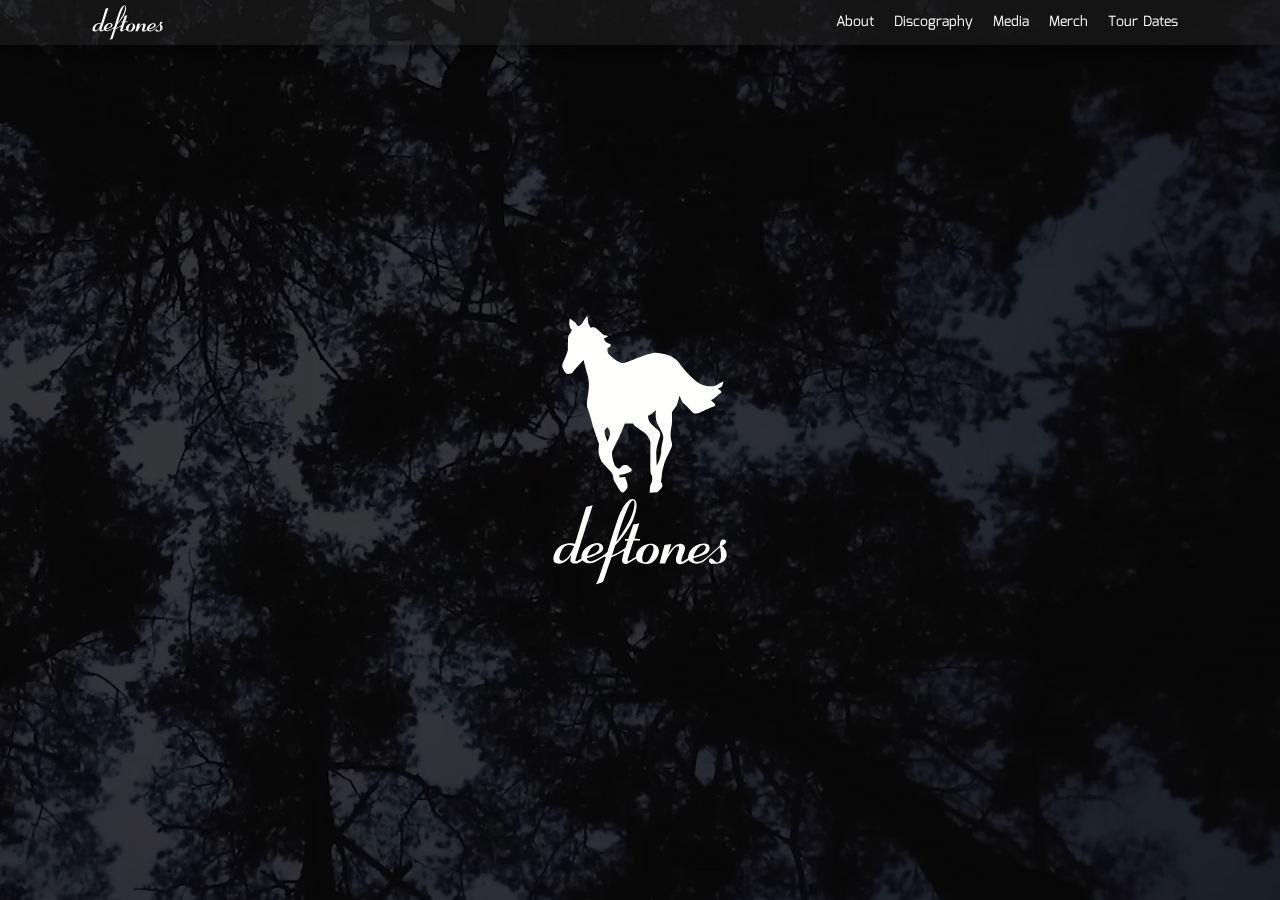
<file: final-project/index.html>
<!DOCTYPE html>
<html lang="en">
<head>
  <meta charset="UTF-8">
  <meta name="description" content="Final Project for HTML5/CSS3 Course">
  <meta name="keywords" content="HTML,CSS,JavaScript,jQuery">
  <meta name="author" content="William S Fuller">
  <meta name="viewport" content="width=device-width, initial-scale=1">
  <title>Deftones</title>
  <link rel="apple-touch-icon" sizes="180x180" href="./assets/images/apple-touch-icon.png">
  <link rel="icon" type="image/png" sizes="32x32" href="./assets/images/favicon-32x32.png">
  <link rel="icon" type="image/png" sizes="16x16" href="./assets/images/favicon-16x16.png">
  <link rel="stylesheet" type="text/css" href="./assets/stylesheets/normalize.css" />
  <link href="https://fonts.googleapis.com/css?family=Mina|Rozha+One" rel="stylesheet">
  <link rel="stylesheet" type="text/css" href="./assets/stylesheets/flexboxgrid.min.css" />
  <link rel="stylesheet" type="text/css" href="./assets/stylesheets/styles.css" />
</head>
<body class="homepage">
  <div class="header">
    <div class="container">
      <div class="row">
        <div class="col-xs-12 col-sm-4">
          <a href="index.html"><img class="logo" src="./assets/images/deftones-logo.svg" alt="Deftones text logo" /></a>
          <div id="MenuIcon" class="mobile-menu-icon">
            <div></div>
            <div></div>
            <div></div>
          </div>
        </div>
        <nav id="MainMenu" class="col-xs-12 col-sm-8">
          <a href="about.html">About</a>
          <a href="discography.html">Discography</a>
          <a href="media.html">Media</a>
          <a href="merch.html">Merch</a>
          <a href="tour-dates.html">Tour Dates</a>
        </nav>
      </div>
    </div>
  </div>
  <div class="video-overlay">
    <img class="home-logo animate-fader" src="./assets/images/deftones-logo-pony.svg" alt="Deftones White Pony Logo"/>
    <video class="video-container" autoplay loop preload="none" poster="./assets/images/home/home.jpg">
      <source src="./assets/images/home/home.webm" type="video/webm"></source>
      <source src="./assets/images/home/home.mp4" type="video/mp4"></source>
    </video>
  </div>
</body>
<script src="./assets/javascripts/jquery-3.3.1.min.js"></script>
<script src="./assets/javascripts/lodash.js"></script>
<script src="./assets/javascripts/mobile-menu.js"></script>
</html>
</file>
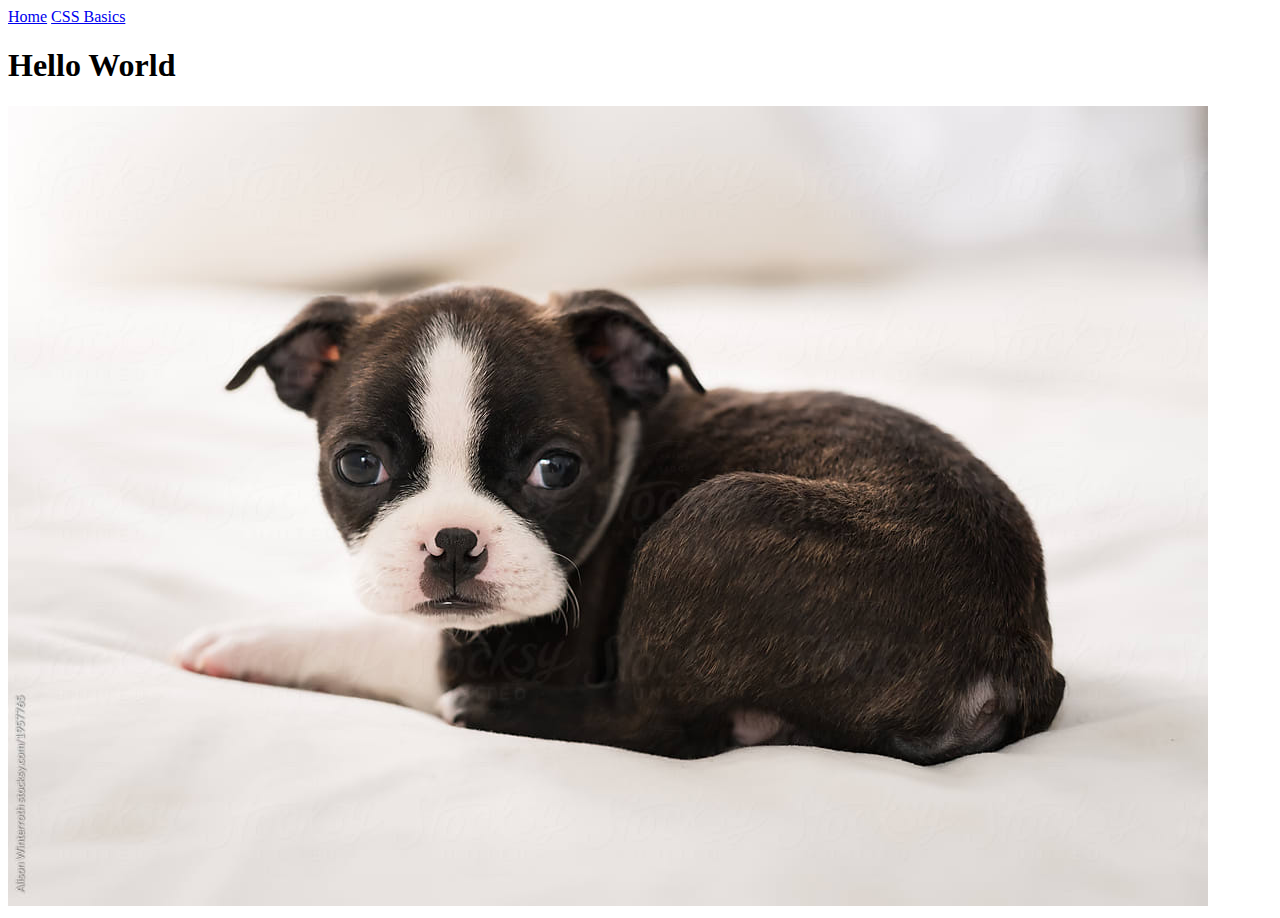
<file: class-resources/class-directory/index.html>
<!DOCTYPE html>
<html>
<head>
  <title>Root</title>
</head>
<body>
  <a href="/">Home</a>
  <a href="css-basics.html">CSS Basics</a>
  
    <h1>Hello World</h1>
    <img src="./assets/images/boston-terrier-puppy.jpg" alt="boston terrier puppy laying down"/>
</body>
</html>
</file>
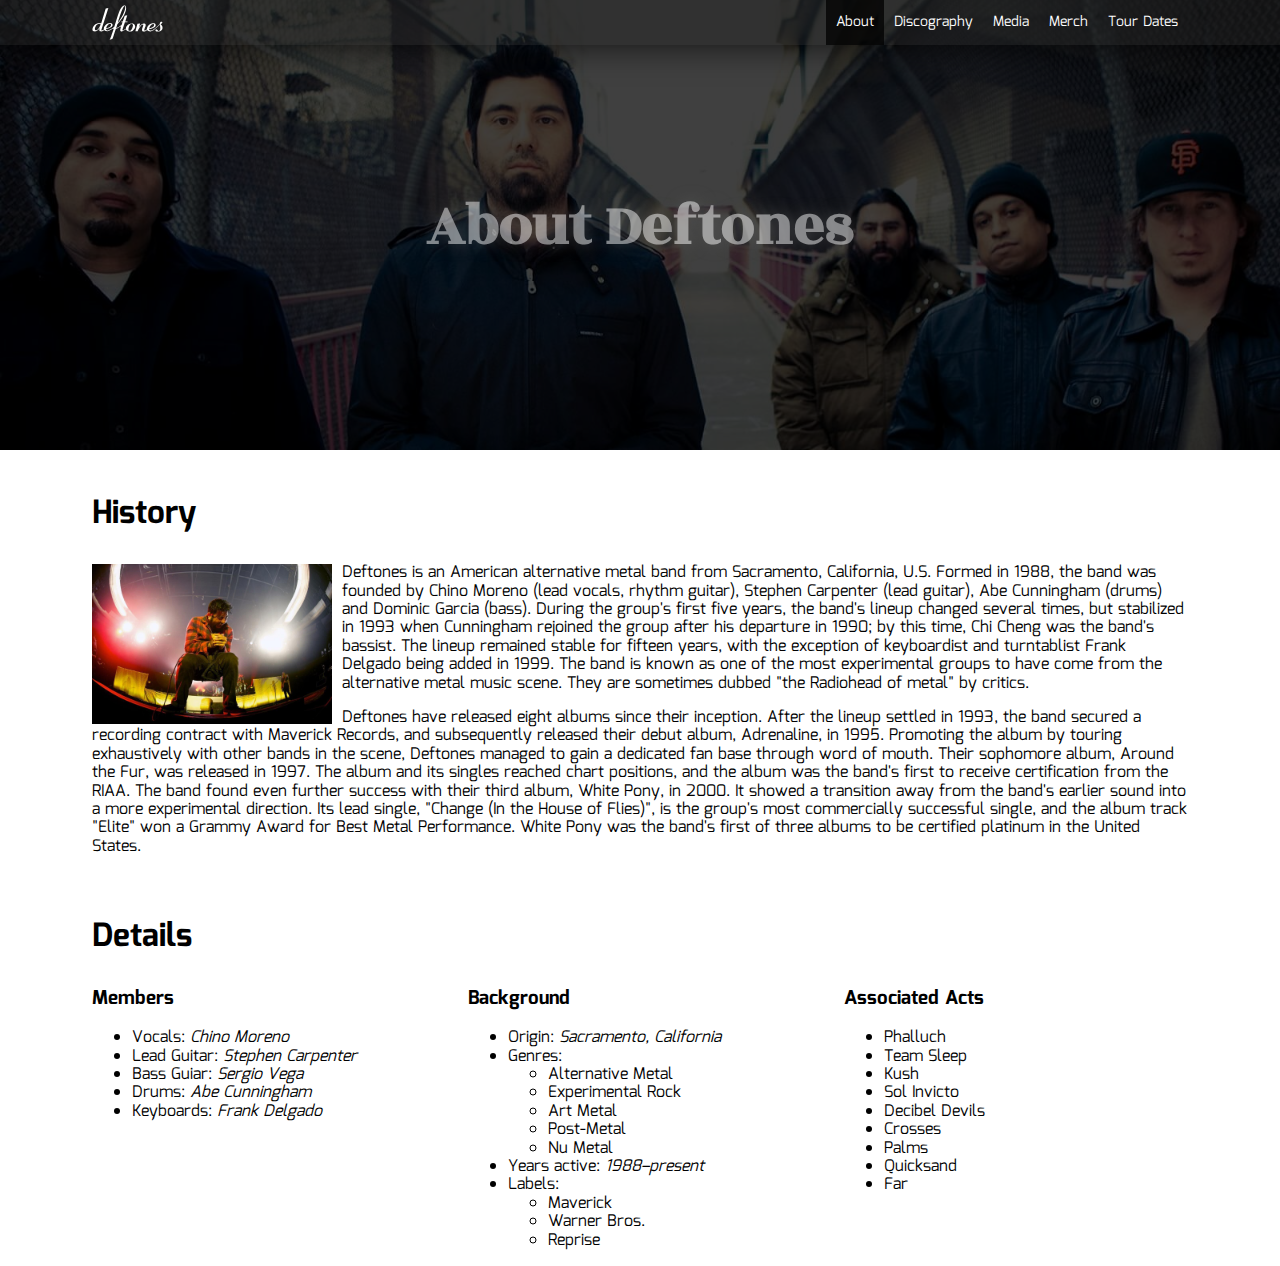
<file: final-project/about.html>
<!DOCTYPE html>
<html lang="en">
<head>
  <meta charset="UTF-8">
  <meta name="description" content="Final Project for HTML5/CSS3 Course">
  <meta name="keywords" content="HTML,CSS,JavaScript,jQuery">
  <meta name="author" content="William S Fuller">
  <meta name="viewport" content="width=device-width, initial-scale=1">
  <title>Deftones</title>
  <link rel="apple-touch-icon" sizes="180x180" href="./assets/images/apple-touch-icon.png">
  <link rel="icon" type="image/png" sizes="32x32" href="./assets/images/favicon-32x32.png">
  <link rel="icon" type="image/png" sizes="16x16" href="./assets/images/favicon-16x16.png">
  <link rel="stylesheet" type="text/css" href="./assets/stylesheets/normalize.css" />
  <link href="https://fonts.googleapis.com/css?family=Mina|Rozha+One" rel="stylesheet">
  <link rel="stylesheet" type="text/css" href="./assets/stylesheets/flexboxgrid.min.css" />
  <link rel="stylesheet" type="text/css" href="./assets/stylesheets/styles.css" />
</head>
<body>
  <div class="header">
    <div class="container">
      <div class="row">
        <div class="col-xs-12 col-sm-4">
          <a href="index.html"><img class="logo" src="./assets/images/deftones-logo.svg" alt="Deftones text logo" /></a>
          <div id="MenuIcon" class="mobile-menu-icon">
            <div></div>
            <div></div>
            <div></div>
          </div>
        </div>
        <nav id="MainMenu" class="col-xs-12 col-sm-8">
          <a class="active" href="about.html">About</a>
          <a href="discography.html">Discography</a>
          <a href="media.html">Media</a>
          <a href="merch.html">Merch</a>
          <a href="tour-dates.html">Tour Dates</a>
        </nav>
      </div>
    </div>
  </div>
  <main>
    <div class="page-banner about-banner">
      <h1 class="secondary-font banner-title">About Deftones</h1>
    </div>
    <section>
      <div class="container">
        <div class="row">
          <div class="col-xs-12">
            <h1 class="section-title">History</h1>
          </div>
          <div class="col-xs-12">
            <p>
              <img class="image-responsive history-image" src="./assets/images/about/perfomance-shot.jpg" />
              Deftones is an American alternative metal band from Sacramento, California,
              U.S. Formed in 1988, the band was founded by Chino Moreno (lead vocals, rhythm guitar),
              Stephen Carpenter (lead guitar), Abe Cunningham (drums) and Dominic Garcia (bass).
              During the group's first five years, the band's lineup changed several times,
              but stabilized in 1993 when Cunningham rejoined the group after his departure
              in 1990; by this time, Chi Cheng was the band's bassist. The lineup remained
              stable for fifteen years, with the exception of keyboardist and turntablist
              Frank Delgado being added in 1999. The band is known as one of the most
              experimental groups to have come from the alternative metal music scene.
              They are sometimes dubbed "the Radiohead of metal" by critics.
            </p>
            <p>
              Deftones have released eight albums since their inception. After the
              lineup settled in 1993, the band secured a recording contract with
              Maverick Records, and subsequently released their debut album, Adrenaline,
              in 1995. Promoting the album by touring exhaustively with other bands
              in the scene, Deftones managed to gain a dedicated fan base through
              word of mouth. Their sophomore album, Around the Fur, was released
              in 1997. The album and its singles reached chart positions, and the
              album was the band's first to receive certification from the RIAA.
              The band found even further success with their third album, White Pony,
              in 2000. It showed a transition away from the band's earlier sound
              into a more experimental direction. Its lead single, "Change (In the House of Flies)",
              is the group's most commercially successful single, and the album
              track "Elite" won a Grammy Award for Best Metal Performance. White
              Pony was the band's first of three albums to be certified platinum
              in the United States.
            </p>
          </div>
        </div>
    </section>
    <section>
      <div class="container">
        <div class="row">
          <div class="col-xs-12">
            <h1 class="section-title">Details</h1>
          </div>
          <div class="col-xs-12 col-md-4">
            <h3>Members</h3>
            <ul>
              <li>
                Vocals: <i>Chino Moreno</i>
              </li>
              <li>
                Lead Guitar: <i>Stephen Carpenter</i>
              </li>
              <li>
                Bass Guiar: <i>Sergio Vega</i>
              </li>
              <li>
                Drums: <i>Abe Cunningham</i>
              </li>
              <li>
                Keyboards: <i>Frank Delgado</i>
              </li>
            </ul>
          </div>
          <div class="col-xs-12 col-md-4">
            <h3>Background</h3>
            <ul>
              <li>
                Origin: <i>Sacramento, California</i>
              </li>
              <li>
                Genres:
                <ul>
                  <li>
                    Alternative Metal
                  </li>
                  <li>
                    Experimental Rock
                  </li>
                  <li>
                    Art Metal
                  </li>
                  <li>
                    Post-Metal
                  </li>
                  <li>
                    Nu Metal
                  </li>
                </ul>
              </li>
              <li>
                Years active: <i>1988–present</i>
              </li>
              <li>
                Labels:
                <ul>
                  <li>Maverick</li>
                  <li>Warner Bros.</li>
                  <li>Reprise</li>
                </ul>
              </li>
            </ul>
          </div>
          <div class="col-xs-12 col-md-4">
            <h3>Associated Acts</h3>
            <ul>
              <li>Phalluch</li>
              <li>Team Sleep</li>
              <li>Kush</li>
              <li>Sol Invicto</li>
              <li>Decibel Devils</li>
              <li>Crosses</li>
              <li>Palms</li>
              <li>Quicksand</li>
              <li>Far</li>
            </ul>
          </div>
        </div>
      </div>
    </section>
    </div>
  </main>
</body>
<script src="./assets/javascripts/jquery-3.3.1.min.js"></script>
<script src="./assets/javascripts/lodash.js"></script>
<script src="./assets/javascripts/mobile-menu.js"></script>
</html>
</file>
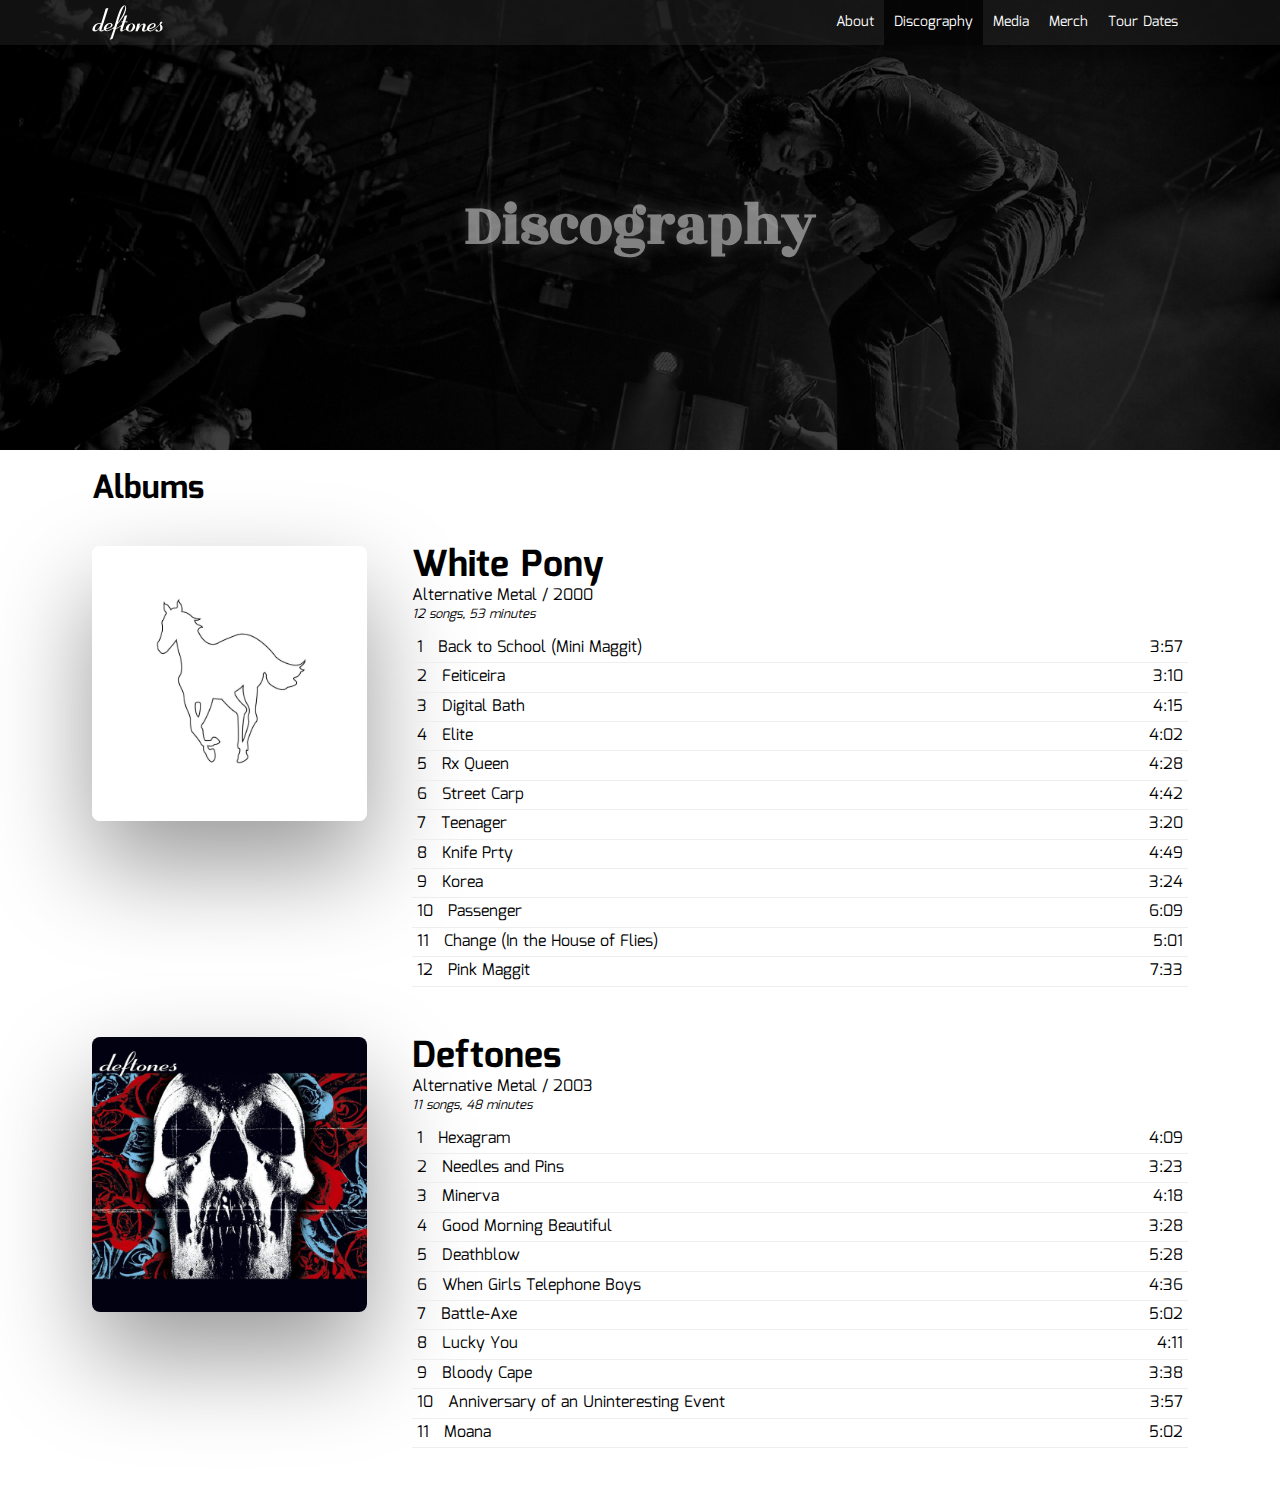
<file: final-project/discography.html>
<!DOCTYPE html>
<html lang="en">
<head>
  <meta charset="UTF-8">
  <meta name="description" content="Final Project for HTML5/CSS3 Course">
  <meta name="keywords" content="HTML,CSS,JavaScript,jQuery">
  <meta name="author" content="William S Fuller">
  <meta name="viewport" content="width=device-width, initial-scale=1">
  <title>Deftones</title>
  <link rel="apple-touch-icon" sizes="180x180" href="./assets/images/apple-touch-icon.png">
  <link rel="icon" type="image/png" sizes="32x32" href="./assets/images/favicon-32x32.png">
  <link rel="icon" type="image/png" sizes="16x16" href="./assets/images/favicon-16x16.png">
  <link rel="stylesheet" type="text/css" href="./assets/stylesheets/normalize.css" />
  <link href="https://fonts.googleapis.com/css?family=Mina|Rozha+One" rel="stylesheet">
  <link rel="stylesheet" type="text/css" href="./assets/stylesheets/flexboxgrid.min.css" />
  <link rel="stylesheet" type="text/css" href="./assets/stylesheets/styles.css" />
</head>
<body class="homepage">
  <div class="header">
    <div class="container">
      <div class="row">
        <div class="col-xs-12 col-sm-4">
          <a href="index.html"><img class="logo" src="./assets/images/deftones-logo.svg" alt="Deftones text logo" /></a>
          <div id="MenuIcon" class="mobile-menu-icon">
            <div></div>
            <div></div>
            <div></div>
          </div>
        </div>
        <nav id="MainMenu" class="col-xs-12 col-sm-8">
          <a href="about.html">About</a>
          <a class="active" href="discography.html">Discography</a>
          <a href="media.html">Media</a>
          <a href="merch.html">Merch</a>
          <a href="tour-dates.html">Tour Dates</a>
        </nav>
      </div>
    </div>
  </div>
  <main>
    <div class="page-banner discography-banner">
      <h1 class="secondary-font banner-title">Discography</h1>
    </div>
    <div class="container">
      <div class="row">
        <div class="col-xs-12">
          <h1>Albums</h1>
        </div>
        <div class="col-xs-12">
          <div class="album">
            <img class="album-cover" src="./assets/images/discography/white-pony/cover.jpg" alt="Skull" />
            <ul class="album-details">
              <li>
                <h2 class="album-title">White Pony</h2>
              </li>
              <li>
                Alternative Metal / 2000
              </li>
              <li>
                <i style="font-size: 80%">12 songs, 53 minutes</i>
              </li>
              <ul class="track-listings">
                <li>
                  <div class="listing-left">
                    <span class="track-number">1</span>
                    <span class="track-title">Back to School (Mini Maggit)</span>
                  </div>
                  <div class="listing-right">
                    <div class="track-time">3:57</div>
                  </div>
                </li>
                <li>
                  <div class="listing-left">
                    <span class="track-number">2</span>
                    <span class="track-title">Feiticeira</span>
                  </div>
                  <div class="listing-right">
                    <div class="track-time">3:10</div>
                  </div>
                </li>
                <li>
                  <div class="listing-left">
                    <span class="track-number">3</span>
                    <span class="track-title">Digital Bath</span>
                  </div>
                  <div class="listing-right">
                    <div class="track-time">4:15</div>
                  </div>
                </li>
                <li>
                  <div class="listing-left">
                    <span class="track-number">4</span>
                    <span class="track-title">Elite</span>
                  </div>
                  <div class="listing-right">
                    <div class="track-time">4:02</div>
                  </div>
                </li>
                <li>
                  <div class="listing-left">
                    <span class="track-number">5</span>
                    <span class="track-title">Rx Queen</span>
                  </div>
                  <div class="listing-right">
                    <div class="track-time">4:28</div>
                  </div>
                </li>
                <li>
                  <div class="listing-left">
                    <span class="track-number">6</span>
                    <span class="track-title">Street Carp</span>
                  </div>
                  <div class="listing-right">
                    <div class="track-time">4:42</div>
                  </div>
                </li>
                <li>
                  <div class="listing-left">
                    <span class="track-number">7</span>
                    <span class="track-title">Teenager</span>
                  </div>
                  <div class="listing-right">
                    <div class="track-time">3:20</div>
                  </div>
                </li>
                <li>
                  <div class="listing-left">
                    <span class="track-number">8</span>
                    <span class="track-title">Knife Prty</span>
                  </div>
                  <div class="listing-right">
                    <div class="track-time">4:49</div>
                  </div>
                </li>
                <li>
                  <div class="listing-left">
                    <span class="track-number">9</span>
                    <span class="track-title">Korea</span>
                  </div>
                  <div class="listing-right">
                    <div class="track-time">3:24</div>
                  </div>
                </li>
                <li>
                  <div class="listing-left">
                    <span class="track-number">10</span>
                    <span class="track-title">Passenger</span>
                  </div>
                  <div class="listing-right">
                    <div class="track-time">6:09</div>
                  </div>
                </li>
                <li>
                  <div class="listing-left">
                    <span class="track-number">11</span>
                    <span class="track-title">Change (In the House of Flies)</span>
                  </div>
                  <div class="listing-right">
                    <div class="track-time">5:01</div>
                  </div>
                </li>
                <li>
                  <div class="listing-left">
                    <span class="track-number">12</span>
                    <span class="track-title">Pink Maggit</span>
                  </div>
                  <div class="listing-right">
                    <div class="track-time">7:33</div>
                  </div>
                </li>
              </ul>
            </ul>
          </div>
          <div class="album">
            <img class="album-cover" src="./assets/images/discography/self-titled/cover.jpg" alt="Skull" />
            <ul class="album-details">
              <li>
                <h2 class="album-title">Deftones</h2>
              </li>
              <li>
                Alternative Metal / 2003
              </li>
              <li>
                <i style="font-size: 80%">11 songs, 48 minutes</i>
              </li>
              <ul class="track-listings">
                <li>
                  <div class="listing-left">
                    <span class="track-number">1</span>
                    <span class="track-title">Hexagram</span>
                  </div>
                  <div class="listing-right">
                    <div class="track-time">4:09</div>
                  </div>
                </li>
                <li>
                  <div class="listing-left">
                    <span class="track-number">2</span>
                    <span class="track-title">Needles and Pins</span>
                  </div>
                  <div class="listing-right">
                    <div class="track-time">3:23</div>
                  </div>
                </li>
                <li>
                  <div class="listing-left">
                    <span class="track-number">3</span>
                    <span class="track-title">Minerva</span>
                  </div>
                  <div class="listing-right">
                    <div class="track-time">4:18</div>
                  </div>
                </li>
                <li>
                  <div class="listing-left">
                    <span class="track-number">4</span>
                    <span class="track-title">Good Morning Beautiful</span>
                  </div>
                  <div class="listing-right">
                    <div class="track-time">3:28</div>
                  </div>
                </li>
                <li>
                  <div class="listing-left">
                    <span class="track-number">5</span>
                    <span class="track-title">Deathblow</span>
                  </div>
                  <div class="listing-right">
                    <div class="track-time">5:28</div>
                  </div>
                </li>
                <li>
                  <div class="listing-left">
                    <span class="track-number">6</span>
                    <span class="track-title">When Girls Telephone Boys</span>
                  </div>
                  <div class="listing-right">
                    <div class="track-time">4:36</div>
                  </div>
                </li>
                <li>
                  <div class="listing-left">
                    <span class="track-number">7</span>
                    <span class="track-title">Battle-Axe</span>
                  </div>
                  <div class="listing-right">
                    <div class="track-time">5:02</div>
                  </div>
                </li>
                <li>
                  <div class="listing-left">
                    <span class="track-number">8</span>
                    <span class="track-title">Lucky You</span>
                  </div>
                  <div class="listing-right">
                    <div class="track-time">4:11</div>
                  </div>
                </li>
                <li>
                  <div class="listing-left">
                    <span class="track-number">9</span>
                    <span class="track-title">Bloody Cape</span>
                  </div>
                  <div class="listing-right">
                    <div class="track-time">3:38</div>
                  </div>
                </li>
                <li>
                  <div class="listing-left">
                    <span class="track-number">10</span>
                    <span class="track-title">Anniversary of an Uninteresting Event</span>
                  </div>
                  <div class="listing-right">
                    <div class="track-time">3:57</div>
                  </div>
                </li>
                <li>
                  <div class="listing-left">
                    <span class="track-number">11</span>
                    <span class="track-title">Moana</span>
                  </div>
                  <div class="listing-right">
                    <div class="track-time">5:02</div>
                  </div>
                </li>
              </ul>
            </ul>
          </div>
        </div>
      </div>
    </div>
  </main>
</body>
<script src="./assets/javascripts/jquery-3.3.1.min.js"></script>
<script src="./assets/javascripts/lodash.js"></script>
<script src="./assets/javascripts/mobile-menu.js"></script>
</html>
</file>
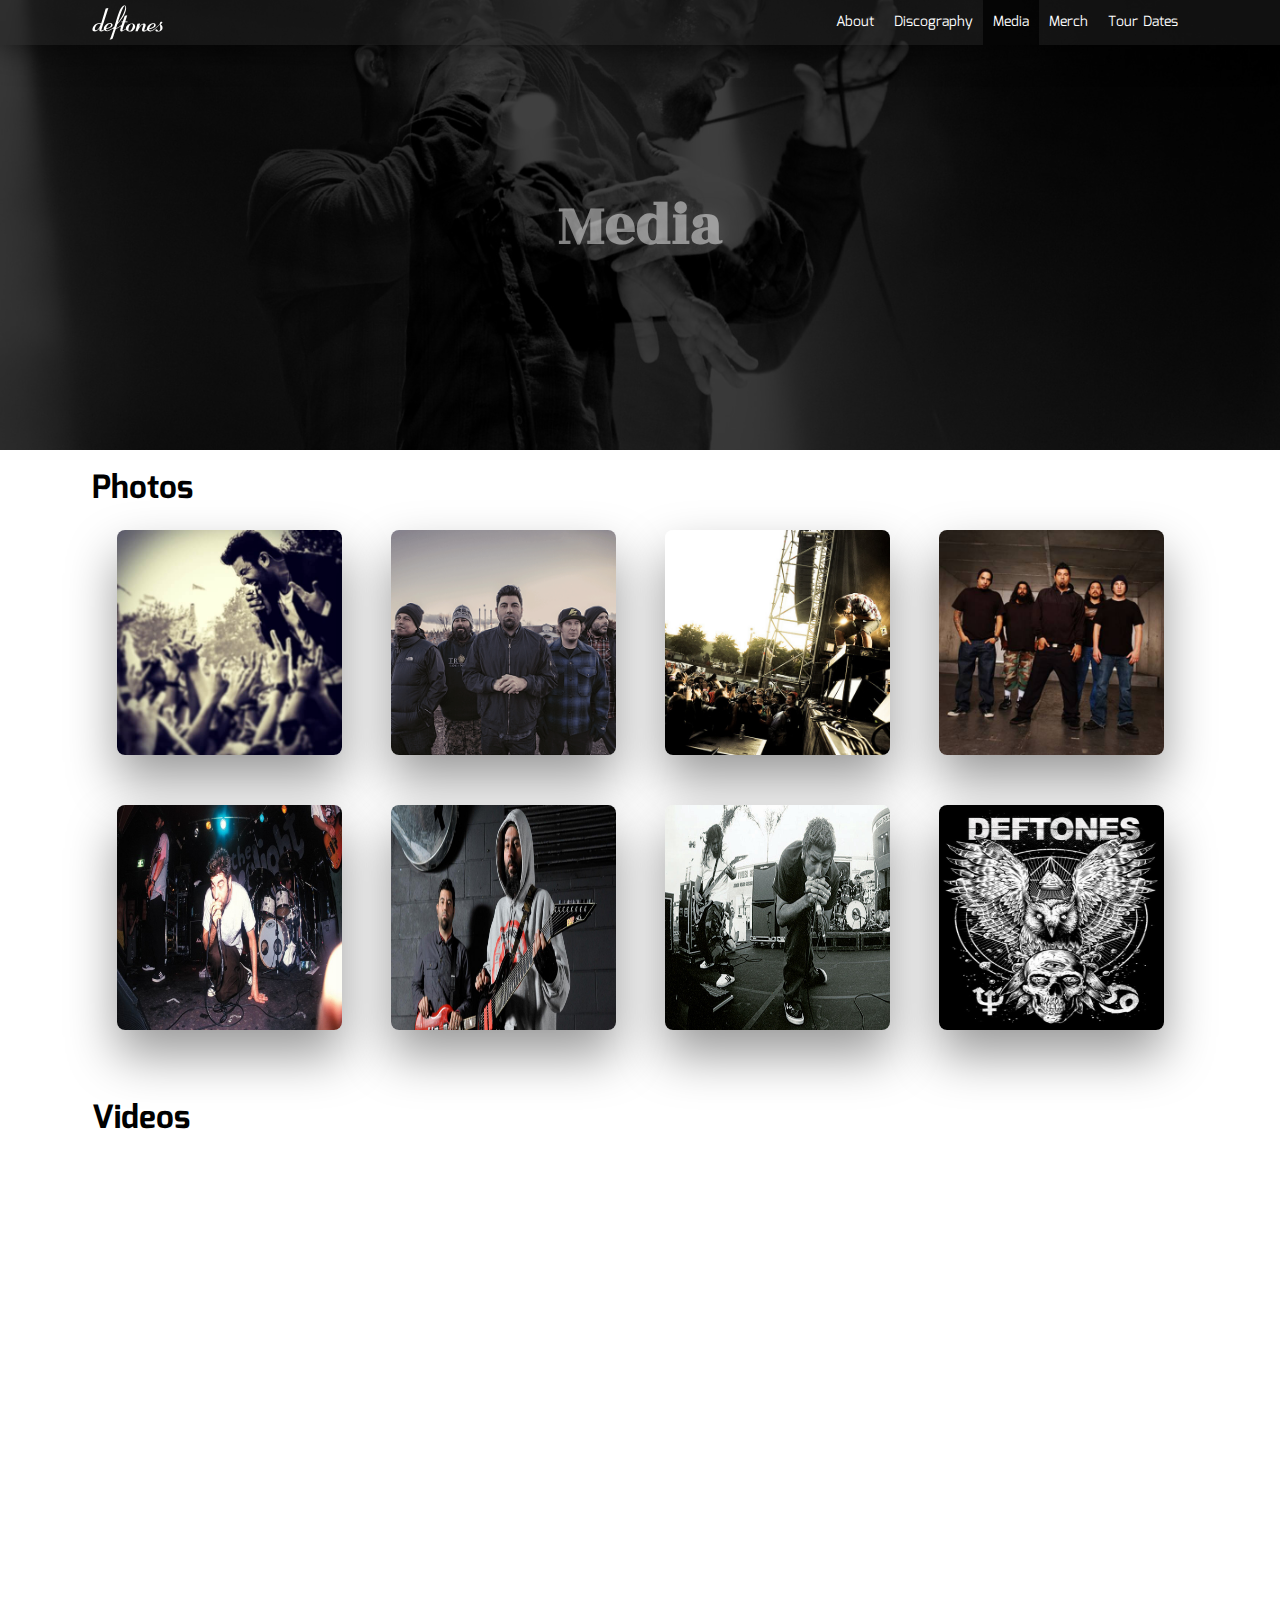
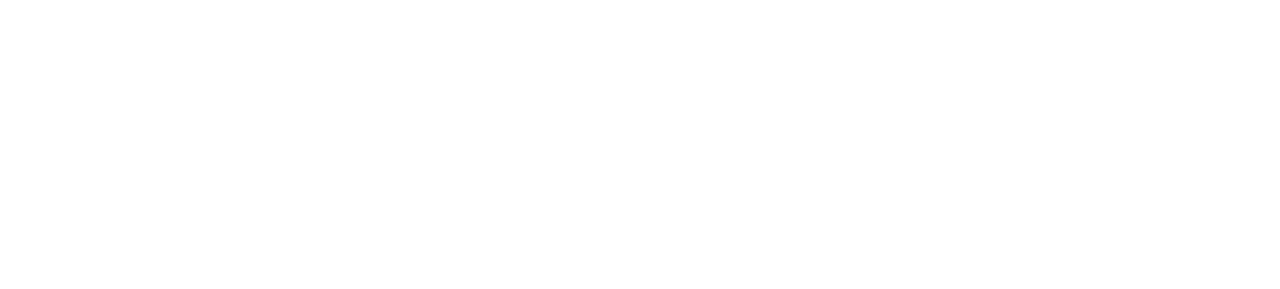
<file: final-project/media.html>
<!DOCTYPE html>
<html lang="en">
<head>
  <meta charset="UTF-8">
  <meta name="description" content="Final Project for HTML5/CSS3 Course">
  <meta name="keywords" content="HTML,CSS,JavaScript,jQuery">
  <meta name="author" content="William S Fuller">
  <meta name="viewport" content="width=device-width, initial-scale=1">
  <title>Deftones</title>
  <link rel="apple-touch-icon" sizes="180x180" href="./assets/images/apple-touch-icon.png">
  <link rel="icon" type="image/png" sizes="32x32" href="./assets/images/favicon-32x32.png">
  <link rel="icon" type="image/png" sizes="16x16" href="./assets/images/favicon-16x16.png">
  <link rel="stylesheet" type="text/css" href="./assets/stylesheets/normalize.css" />
  <link href="https://fonts.googleapis.com/css?family=Mina|Rozha+One" rel="stylesheet">
  <link rel="stylesheet" type="text/css" href="./assets/stylesheets/flexboxgrid.min.css" />
  <link rel="stylesheet" type="text/css" href="./assets/stylesheets/styles.css" />
</head>
<body>
  <div class="header">
    <div class="container">
      <div class="row">
        <div class="col-xs-12 col-sm-4">
          <a href="index.html"><img class="logo" src="./assets/images/deftones-logo.svg" alt="Deftones text logo" /></a>
          <div id="MenuIcon" class="mobile-menu-icon">
            <div></div>
            <div></div>
            <div></div>
          </div>
        </div>
        <nav id="MainMenu" class="col-xs-12 col-sm-8">
          <a href="about.html">About</a>
          <a href="discography.html">Discography</a>
          <a class="active" href="media.html">Media</a>
          <a href="merch.html">Merch</a>
          <a href="tour-dates.html">Tour Dates</a>
        </nav>
      </div>
    </div>
  </div>
  <main>
    <div class="page-banner media-banner">
      <h1 class="secondary-font banner-title">Media</h1>
    </div>
    <div class="container">
      <h1>Photos</h1>
      <div class="media-list">
        <div class="media-card-wrapper">
          <a class="media-card" href="./assets/images/media/1.jpg" data-lightbox="deftones">
            <img src="./assets/images/media/1.jpg" />
          </a>
        </div>
        <div class="media-card-wrapper">
          <a class="media-card" href="./assets/images/media/2.png" data-lightbox="deftones">
            <img src="./assets/images/media/2.png" />
          </a>
        </div>
        <div class="media-card-wrapper">
          <a class="media-card" href="./assets/images/media/3.jpg" data-lightbox="deftones">
            <img src="./assets/images/media/3.jpg" />
          </a>
        </div>
        <div class="media-card-wrapper">
          <a class="media-card" href="./assets/images/media/4.jpg" data-lightbox="deftones">
            <img src="./assets/images/media/4.jpg" />
          </a>
        </div>
        <div class="media-card-wrapper">
          <a class="media-card" href="./assets/images/media/5.jpg" data-lightbox="deftones">
            <img src="./assets/images/media/5.jpg" />
          </a>
        </div>
        <div class="media-card-wrapper">
          <a class="media-card" href="./assets/images/media/6.jpg" data-lightbox="deftones">
            <img src="./assets/images/media/6.jpg" />
          </a>
        </div>
        <div class="media-card-wrapper">
          <a class="media-card" href="./assets/images/media/7.jpg" data-lightbox="deftones">
            <img src="./assets/images/media/7.jpg" />
          </a>
        </div>
        <div class="media-card-wrapper">
          <a class="media-card" href="./assets/images/media/8.jpg" data-lightbox="deftones">
            <img src="./assets/images/media/8.jpg" />
          </a>
        </div>
      </div>
      <h1>Videos</h1>
      <div class="media-list">
        <iframe width="500" height="315" src="https://www.youtube.com/embed/KvknOXGPzCQ" frameborder="0" allow="autoplay; encrypted-media" allowfullscreen></iframe>
        <iframe width="500" height="315" src="https://www.youtube.com/embed/XOzs1FehYOA" frameborder="0" allow="autoplay; encrypted-media" allowfullscreen></iframe>
        <iframe width="500" height="315" src="https://www.youtube.com/embed/qksTlo_1Tpw" frameborder="0" allow="autoplay; encrypted-media" allowfullscreen></iframe>
        <iframe width="500" height="315" src="https://www.youtube.com/embed/wThg2FgIKuI" frameborder="0" allow="autoplay; encrypted-media" allowfullscreen></iframe>
      </div>

    </div>
  </main>
</body>
<script src="./assets/javascripts/jquery-3.3.1.min.js"></script>
<script src="./assets/javascripts/lightbox.min.js"></script>
<script src="./assets/javascripts/lodash.js"></script>
<script src="./assets/javascripts/mobile-menu.js"></script>
</html>
</file>
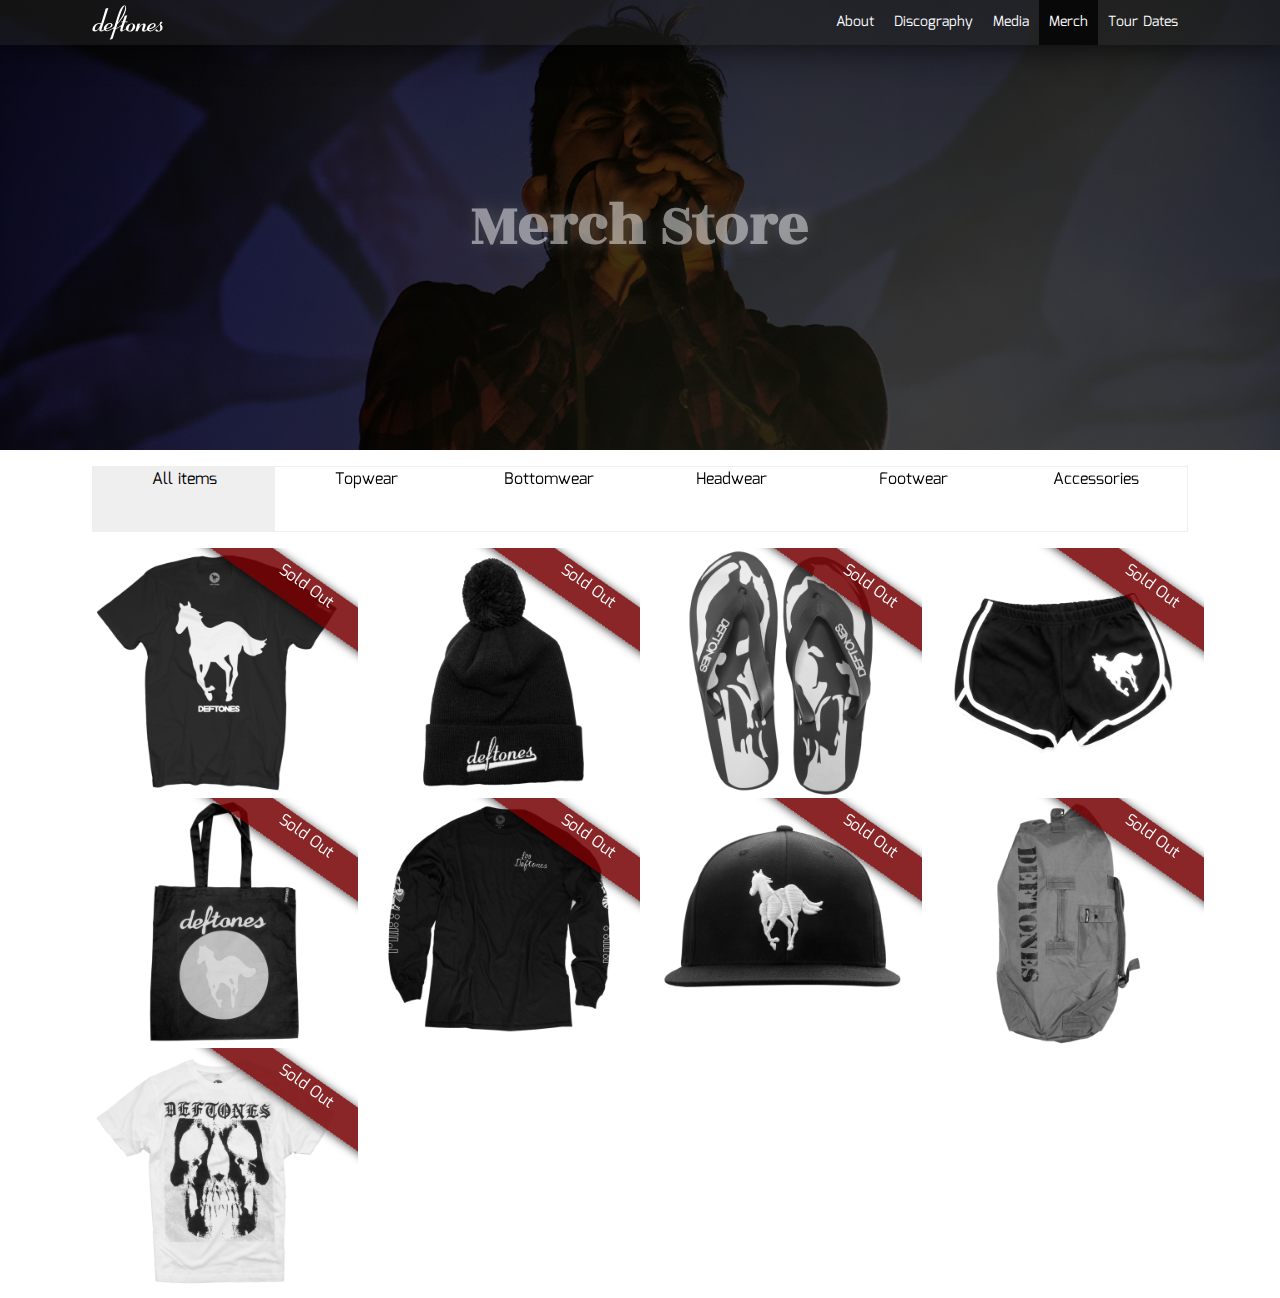
<file: final-project/merch.html>
<!DOCTYPE html>
<html lang="en">
<head>
  <meta charset="UTF-8">
  <meta name="description" content="Final Project for HTML5/CSS3 Course">
  <meta name="keywords" content="HTML,CSS,JavaScript,jQuery">
  <meta name="author" content="William S Fuller">
  <meta name="viewport" content="width=device-width, initial-scale=1">
  <title>Deftones</title>
  <link rel="apple-touch-icon" sizes="180x180" href="./assets/images/apple-touch-icon.png">
  <link rel="icon" type="image/png" sizes="32x32" href="./assets/images/favicon-32x32.png">
  <link rel="icon" type="image/png" sizes="16x16" href="./assets/images/favicon-16x16.png">
  <link rel="stylesheet" type="text/css" href="./assets/stylesheets/normalize.css" />
  <link href="https://fonts.googleapis.com/css?family=Mina|Rozha+One" rel="stylesheet">
  <link rel="stylesheet" type="text/css" href="./assets/stylesheets/flexboxgrid.min.css" />
  <link rel="stylesheet" type="text/css" href="./assets/stylesheets/styles.css" />
</head>
<body>
  <div class="header">
    <div class="container">
      <div class="row">
        <div class="col-xs-12 col-sm-4">
          <a href="index.html"><img class="logo" src="./assets/images/deftones-logo.svg" alt="Deftones text logo" /></a>
          <div id="MenuIcon" class="mobile-menu-icon">
            <div></div>
            <div></div>
            <div></div>
          </div>
        </div>
        <nav id="MainMenu" class="col-xs-12 col-sm-8">
          <a href="about.html">About</a>
          <a href="discography.html">Discography</a>
          <a href="media.html">Media</a>
          <a class="active" href="merch.html">Merch</a>
          <a href="tour-dates.html">Tour Dates</a>
        </nav>
      </div>
    </div>
  </div>
  <main>
    <div class="page-banner merch-banner">
      <h1 class="secondary-font banner-title">Merch Store</h1>
    </div>
    <div class="container">
      <div class="row">
        <div class="col-xs-12">
          <ul class="merch-controls">
            <li data-filter="all">
              <button class="merch-ctrl-btn active all-icon">All items</button>
            </li>
            <li data-filter="topwear">
              <button class="merch-ctrl-btn">
                <span>Topwear</span>
                <img src="./assets/images/merch/icons/topwear-icon.svg" />
              </button>
            </li>
            <li data-filter="bottomwear">
              <button class="merch-ctrl-btn bottomwear-icon">
                <span>Bottomwear</span>
                <img src="./assets/images/merch/icons/bottomwear-icon.svg" />
              </button>
            </li>
            <li data-filter="headwear">
              <button class="merch-ctrl-btn headwear-icon">
                <span>Headwear</span>
                <img src="./assets/images/merch/icons/headwear-icon.svg" />
              </button>
            </li>
            <li data-filter="footwear">
              <button class="merch-ctrl-btn footwear-icon">
                <span>Footwear</span>
                <img src="./assets/images/merch/icons/footwear-icon.svg" />
              </button>
            </li>
            <li data-filter="accessories">
              <button class="merch-ctrl-btn accessories-icon">
                <span>Accessories</span>
                <img src="./assets/images/merch/icons/accessories-icon.svg" />
              </button>
            </li>
          </ul>
        </div>
      </div>

      <div class="filtr-container row">
        <div class="col-xs-12 col-sm-4 col-md-3 filtr-item --sold-out" data-category="topwear" data-sort="value">
          <img
            class="image-responsive"
            src="./assets/images/merch/topwear/white-pony-red-shirt.png"
            alt="Red T-Shirt with white horse logo"
          />
        </div>
        <div class="col-xs-12 col-sm-4 col-md-3 filtr-item --sold-out" data-category="headwear" data-sort="value">
          <img
            class="image-responsive"
            src="./assets/images/merch/headwear/deftones-beanie.png"
            alt="Black Deftones beanie with pom"
          />
        </div>
        <div class="col-xs-12 col-sm-4 col-md-3 filtr-item --sold-out" data-category="footwear" data-sort="value">
          <img
            class="image-responsive"
            src="./assets/images/merch/footwear/deftones-flip-flops.png"
            alt="Red Deftones flip flops"
          />
        </div>
        <div class="col-xs-12 col-sm-4 col-md-3 filtr-item --sold-out" data-category="bottomwear" data-sort="value">
          <img
            class="image-responsive"
            src="./assets/images/merch/bottomwear/deftones-shorts.png"
            alt="Black womens shorts with white pony logo"
          />
        </div>
        <div class="col-xs-12 col-sm-4 col-md-3 filtr-item --sold-out" data-category="accessories" data-sort="value">
          <img
            class="image-responsive"
            src="./assets/images/merch/accessories/tote-bag.png"
            alt="Black tote bag with Deftones logos"
          />
        </div>
        <div class="col-xs-12 col-sm-4 col-md-3 filtr-item --sold-out" data-category="topwear" data-sort="value">
          <img
            class="image-responsive"
            src="./assets/images/merch/topwear/los-deftones-shirt.png"
            alt="Long sleeve black Deftones shirt"
          />
        </div>
        <div class="col-xs-12 col-sm-4 col-md-3 filtr-item --sold-out" data-category="headwear" data-sort="value">
          <img
            class="image-responsive"
            src="./assets/images/merch/headwear/white-pony-hat.png"
            alt="Black Deftones hat with white White Pony logo"
          />
        </div>
        <div class="col-xs-12 col-sm-4 col-md-3 filtr-item --sold-out" data-category="accessories" data-sort="value">
          <img
            class="image-responsive"
            src="./assets/images/merch/accessories/military-bag.png"
            alt="Green duffle back with Deftones stencil"
          />
        </div>
        <div class="col-xs-12 col-sm-4 col-md-3 filtr-item --sold-out" data-category="topwear" data-sort="value">
          <img
            class="image-responsive"
            src="./assets/images/merch/topwear/deftones-skull-shirt.png"
            alt="White Deftones shirt with black skull and band name"
          />
        </div>
      </div>
    </div>
  </main>
</body>
<script src="./assets/javascripts/jquery-3.3.1.min.js"></script>
<script src="./assets/javascripts/jquery.filterizr.min.js"></script>
<script src="./assets/javascripts/lodash.js"></script>
<script src="./assets/javascripts/mobile-menu.js"></script>
<script>
  $(document).ready(function() {
    $('.filtr-container').filterizr({});
    $('.merch-ctrl-btn').click(function(){
      if($(this).hasClass('active')){
        return false;
      } else {
        $('.merch-ctrl-btn').removeClass('active');
        $(this).addClass('active');
      }
    })
  });
</script>

</html>
</file>
<file: final-project/assets/stylesheets/styles.css>
* {
  box-sizing: border-box;
}

html, body {
  width: 100%;
  height: 100%;
  font-family: 'Mina', sans-serif;
  -webkit-font-smoothing: antialiased;
	-moz-osx-font-smoothing: grayscale;
  margin: 0;
  padding: 0;
}

.secondary-font{
  font-family: 'Rozha One', serif;
}

.container{
  position: relative;
  margin: auto;
  padding: 0 20px;
}

a {
  text-decoration: none;
}

.header {
  width: 100%;
  height: 45px;
  padding: 0 10px;
  position: absolute;
  top: 0;
  left: 0;
  right: 0;
  background-color: rgba(33, 33, 33, 0.5);
  -webkit-box-shadow: 0px 5px 35px 0px rgba(0,0,0,0.75);
  -moz-box-shadow: 0px 5px 35px 0px rgba(0,0,0,0.75);
  box-shadow: 0px 0px 35px 0px rgba(0,0,0,0.75);
  z-index: 10;
}

.logo {
  max-height: 45px;
  float: left;
  padding: 5px 0;
  font-family: 'Rozha One', serif;
}

.logo > a {
  display: inline-block;
  height: 100%;
  line-height: 45px;
  color: #fff;
  font-size: 24px;
}

nav{
  width: 100%;
  height: auto;
  display: none;
  position: relative;
  z-index: 10;
  background-color: rgba(33, 33, 33, 0.5);
}

nav > a {
  width: 100%;
  height: 40px;
  float: left;
  padding: 5px 10px;
  color: #fff;
}

.mobile-menu-icon {
  width: 36px;
  height: 45px;
  display: flex;
  flex-direction: column;
  justify-content: space-between;
  position: absolute;
  top: 0;
  right: 1rem;
  padding: 15px 10px;
  z-index: 10;
}

.mobile-menu-icon > div {
  width: 100%;
  height: 1px;
  background: #fff;
}

.mobile-menu-icon:hover {
  cursor: pointer;
  background-color: rgba(33, 33, 33, 0.75);
}

@media (min-width: 736px) {
  nav{
    height: 45px;
    font-size: 0;
    display: flex !important;
    justify-content: flex-end;
    background-color: transparent;
  }
  nav > a {
    width: auto;
    height: 100%;
    display: inline-block;
    padding: 0 10px;
    font-size: 14px;
    text-decoration: none;
    line-height: 45px;
    transition: all .25s ease-in-out;
  }
  .mobile-menu-icon {
    display: none;
  }
}

nav > a:hover, nav > a.active{
  background-color: rgba(0,0,0, 0.75);
}

section{
  width: 100%;
  height: auto;
  margin: 25px auto;
}

.section-title{
  margin-bottom: 15px;
}

.image-responsive{
  width: 100%;
  height: auto;
  display: block;
}

.page-banner{
  width: 100%;
  height: 300px;
  position: relative;
  display: flex;
  flex-direction: column;
  justify-content: center;
  align-items: center;

}

.page-banner:after{
  content: '';
  width: 100%;
  height: 100%;
  position: absolute;
  background-color: rgba(0,0,0, 0.75);
}

@media (min-width: 1960px){
  .page-banner{
    height: 600px;
  }
}

@media (min-width: 720px) and (max-width: 1959px){
  .page-banner{
    height: 450px;
  }
}

.page-banner > .banner-title {
  color: #fff;
  font-size: 32px;
  text-shadow: 2px 0px 15px #666;
  opacity: .5;
  z-index: 1;
}

@media (min-width: 720px){
  .page-banner > .banner-title {
    font-size: 60px;
  }
}

/*

   ABOUT

 */

.about-banner{
  background: url('../images/about/banner.jpg') no-repeat center center;
  -webkit-background-size: cover;
  -moz-background-size: cover;
  -o-background-size: cover;
  background-size: cover;
}

.history-image{
  max-width: 250px;
  float: left;
  padding-right: 10px;
}

/*

   TOUR DATES

 */

.tour-dates-banner{
  background: url('../images/tour-dates/banner.jpg') no-repeat center center;
  -webkit-background-size: cover;
  -moz-background-size: cover;
  -o-background-size: cover;
  background-size: cover;
}

/*

   HOME

 */

.video-container {
  position: fixed;
  right: 0;
  bottom: 0;
  min-width: 100%;
  min-height: 100%;
}

.video-overlay{
  width: 100%;
  height: 100%;
  display: flex;
  justify-content: center;
  align-items: center;
  -webkit-background-size: cover;
  -moz-background-size: cover;
  -o-background-size: cover;
  background-size: cover;
}

.video-overlay:before{
  content: '';
  width: 100%;
  height: 100%;
  position: absolute;
  z-index: 1;
  background: #000000;
  opacity: .75;
}

.home-logo {
  z-index: 2;
  position: absolute;
  text-shadow: 2px 0px 15px #666;
  transition: all .5s ease-in-out;
}

@media (min-width: 720px){
  .home-logo{
    width: 30vw;
    height: 30vh;
  }
}

@keyframes faderAnimation {
  0%   { opacity:.85; }
  50%  { opacity:.25; }
  100% { opacity:.95; }
}
@-moz-keyframes faderAnimation{
  0%   { opacity:.85; }
  50%  { opacity:.25; }
  100% { opacity:.95; }
}
@-webkit-keyframes faderAnimation{
  0%   { opacity:.85; }
  50%  { opacity:.25; }
  100% { opacity:.95; }
}
.animate-fader {
   -webkit-animation: faderAnimation 5s infinite;
   -moz-animation: faderAnimation 5s infinite;
   -o-animation: faderAnimation 5s infinite;
    animation: faderAnimation 5s infinite;
}

/*

   DISCOGRAPHY

 */

.discography-banner {
  background: url('../images/discography/banner.jpg') no-repeat center center;
  -webkit-background-size: cover;
  -moz-background-size: cover;
  -o-background-size: cover;
  background-size: cover;
}

.album{
  display: block;
  position: relative;
  text-align: center;
  margin-bottom: 50px;
}

@media (min-width: 1024px) {
  .album {
    text-align: left;
  }
}

.album-cover{
  max-width: 275px;
  max-height: 275px;
  border-radius: 8px;
  box-shadow: 0 45px 100px rgba(0, 0, 0, 0.4);
  transition: all .3s ease-in-out;
}

@media (min-width: 1024px){
  .album-cover{
    position: absolute;
    top: 0;
    left: 0;
  }
}

.album-cover:hover{
  max-width: 300px;
  max-height: 300px;
  box-shadow: 0 75px 175px rgba(0, 0, 0, 0.4);
}

ul.album-details{
  position: relative;
  z-index: 10;
  padding: 0;
  list-style: none;
}

@media (min-width: 1024px){
  ul.album-details {
    margin-left: 320px;
  }
}

.album-title{
  margin: 0;
  font-size: 36px;
  font-weight: 700;
}

ul.track-listings{
  margin-top: 10px;
  padding: 0;
  list-style: none;
}

ul.track-listings > li {
  display: flex;
  flex-direction: row;
  justify-content: space-between;
  padding: 5px;
  border-bottom: 1px solid #eee;
}

span.track-number {
  margin-right: 10px;
}

ul-track-listings > li > .track-time {
  text-align: right;
}

/*

   MEDIA

 */

.media-banner {
  background: url('../images/media/banner.jpg') no-repeat center center;
  -webkit-background-size: cover;
  -moz-background-size: cover;
  -o-background-size: cover;
  background-size: cover;
}

.media-list {
  display: flex;
  flex-direction: row;
  justify-content: space-around;
  flex-wrap: wrap;
}

.media-card-wrapper {
  width: 250px;
  height: 250px;
  position: relative;
  margin-bottom: 25px;
  text-align: center;
}

.media-card{
  width: 225px;
  height: 225px;
  display: block;
  position: absolute;
  left: 0;
  right: 0;
  margin: 0 auto 25px;
  border-radius: 8px;
  overflow: hidden;
  z-index: 0;
  transition: all .3s ease-in-out;
  box-shadow: 0 25px 50px rgba(0, 0, 0, 0.4);
}

.media-card > img {
  width: 100%;
  height: 100%;
}

.media-card:hover {
  width: 250px;
  height: 250px;
  z-index: 10;
  box-shadow: 0 50px 125px rgba(0, 0, 0, 0.4);
}

.media-list > iframe {
  margin-bottom: 50px;
}

/*

   MERCH

 */

.merch-banner {
  background: url('../images/merch/banner.png') no-repeat center center;
  -webkit-background-size: cover;
  -moz-background-size: cover;
  -o-background-size: cover;
  background-size: cover;
}

ul.merch-controls {
  width: 100%;
  height: auto;
  display: flex;
  flex-direction: row;
  justify-content: space-between;
  flex-wrap: wrap;
  padding: 0;
  list-style: none;
  border: 1px solid #efefef;
}

@media (min-width: 736px){
  ul.merch-controls {
    flex-wrap: nowrap;
  }
}

ul.merch-controls > li {
  width: 100%;
  height: auto;
  flex-grow: 0;
  overflow: hidden;
}

.merch-ctrl-btn {
	height: 4rem;
  flex-grow: 0;
	width: 100%;
	line-height: 24px;
	font-size: 16px;
  position: relative;
  display: flex;
  justify-content: center;
  border: none;
	overflow: hidden;
  background: #fff;
  transition: all 0.3s ease-in-out;
}

.merch-ctrl-btn.active {
  background: #efefef;
}

.merch-ctrl-btn:hover {
  cursor: pointer;
  background: #efefef;
}

.merch-ctrl-btn span {
	display: inline-block;
	width: 100%;
	height: 100%;
  position: relative;
	-webkit-transition: all 0.3s;
	-webkit-backface-visibility: hidden;
	-moz-transition: all 0.3s;
	-moz-backface-visibility: hidden;
	transition: all 0.3s;
	backface-visibility: hidden;
}

.merch-ctrl-btn img {
  width: 75%;
  height: 75%;
  position: absolute;
  left: 0;
  right: 0;
  margin: auto;
  bottom: 100%;
  transition: all 0.3s ease-in-out;
}

.merch-ctrl-btn:hover span {
	-webkit-transform: translateY(300%);
	-moz-transform: translateY(300%);
	-ms-transform: translateY(300%);
	transform: translateY(300%);
}

.merch-ctrl-btn:hover img {
  bottom: 15%;
}

.filtr-item {
  width: 100%;
  top: 0;
  overflow: hidden;
  z-index:0;
  transition: all .3s ease-in-out;
}

.filtr-item > img {
  width: 250px;
  height: 250px;
  margin: auto;
  -webkit-filter: grayscale(100%);
  filter: grayscale(100%);
}

.filtr-item:hover {
  cursor: pointer;
  top: .5rem;
  background: #efefef;
  z-index:10;
}

.filtr-item:hover > img {
  -webkit-filter: grayscale(0%);
  filter: grayscale(0%);
  transition: all .3s ease-in-out;
}

.filtr-item.--sold-out:before {
  content: "Sold Out";
  width: 20rem;
  height: 2rem;
  position: absolute;
  top: 1.5625rem;
  right: -105px;
  padding-top: .25rem;
  color: #fff;
  text-align: center;
  transform: translate(-50%, -25px);
  z-index: 1;
  background: rgba(117,0,2, 0.85);
  -webkit-box-shadow: 0px 1px 10px 0px rgba(0,0,0,0.75);
  -moz-box-shadow: 0px 1px 10px 0px rgba(0,0,0,0.75);
  box-shadow: 0px 1px 10px 0px rgba(0,0,0,0.75);
  transform: rotate(35deg)
}

.filtr-item.--sold-out:hover{
  cursor: not-allowed;
}

button:focus {
  outline: 0;
}
</file>
<file: final-project/assets/stylesheets/flexboxgrid.min.css>
.container-fluid{margin-right:auto;margin-left:auto;padding-right:2rem;padding-left:2rem}.row{box-sizing:border-box;display:-ms-flexbox;display:-webkit-box;display:flex;-ms-flex:0 1 auto;-webkit-box-flex:0;flex:0 1 auto;-ms-flex-direction:row;-webkit-box-orient:horizontal;-webkit-box-direction:normal;flex-direction:row;-ms-flex-wrap:wrap;flex-wrap:wrap;margin-right:-1rem;margin-left:-1rem}.row.reverse{-ms-flex-direction:row-reverse;-webkit-box-orient:horizontal;-webkit-box-direction:reverse;flex-direction:row-reverse}.col.reverse{-ms-flex-direction:column-reverse;-webkit-box-orient:vertical;-webkit-box-direction:reverse;flex-direction:column-reverse}.col-xs,.col-xs-1,.col-xs-10,.col-xs-11,.col-xs-12,.col-xs-2,.col-xs-3,.col-xs-4,.col-xs-5,.col-xs-6,.col-xs-7,.col-xs-8,.col-xs-9{box-sizing:border-box;-ms-flex:0 0 auto;-webkit-box-flex:0;flex:0 0 auto;padding-right:1rem;padding-left:1rem}.col-xs{-webkit-flex-grow:1;-ms-flex-positive:1;-webkit-box-flex:1;flex-grow:1;-ms-flex-preferred-size:0;flex-basis:0;max-width:100%}.col-xs-1{-ms-flex-preferred-size:8.333%;flex-basis:8.333%;max-width:8.333%}.col-xs-2{-ms-flex-preferred-size:16.667%;flex-basis:16.667%;max-width:16.667%}.col-xs-3{-ms-flex-preferred-size:25%;flex-basis:25%;max-width:25%}.col-xs-4{-ms-flex-preferred-size:33.333%;flex-basis:33.333%;max-width:33.333%}.col-xs-5{-ms-flex-preferred-size:41.667%;flex-basis:41.667%;max-width:41.667%}.col-xs-6{-ms-flex-preferred-size:50%;flex-basis:50%;max-width:50%}.col-xs-7{-ms-flex-preferred-size:58.333%;flex-basis:58.333%;max-width:58.333%}.col-xs-8{-ms-flex-preferred-size:66.667%;flex-basis:66.667%;max-width:66.667%}.col-xs-9{-ms-flex-preferred-size:75%;flex-basis:75%;max-width:75%}.col-xs-10{-ms-flex-preferred-size:83.333%;flex-basis:83.333%;max-width:83.333%}.col-xs-11{-ms-flex-preferred-size:91.667%;flex-basis:91.667%;max-width:91.667%}.col-xs-12{-ms-flex-preferred-size:100%;flex-basis:100%;max-width:100%}.col-xs-offset-1{margin-left:8.333%}.col-xs-offset-2{margin-left:16.667%}.col-xs-offset-3{margin-left:25%}.col-xs-offset-4{margin-left:33.333%}.col-xs-offset-5{margin-left:41.667%}.col-xs-offset-6{margin-left:50%}.col-xs-offset-7{margin-left:58.333%}.col-xs-offset-8{margin-left:66.667%}.col-xs-offset-9{margin-left:75%}.col-xs-offset-10{margin-left:83.333%}.col-xs-offset-11{margin-left:91.667%}.start-xs{-ms-flex-pack:start;-webkit-box-pack:start;justify-content:flex-start;text-align:start}.center-xs{-ms-flex-pack:center;-webkit-box-pack:center;justify-content:center;text-align:center}.end-xs{-ms-flex-pack:end;-webkit-box-pack:end;justify-content:flex-end;text-align:end}.top-xs{-ms-flex-align:start;-webkit-box-align:start;align-items:flex-start}.middle-xs{-ms-flex-align:center;-webkit-box-align:center;align-items:center}.bottom-xs{-ms-flex-align:end;-webkit-box-align:end;align-items:flex-end}.around-xs{-ms-flex-pack:distribute;justify-content:space-around}.between-xs{-ms-flex-pack:justify;-webkit-box-pack:justify;justify-content:space-between}.first-xs{-ms-flex-order:-1;-webkit-box-ordinal-group:0;order:-1}.last-xs{-ms-flex-order:1;-webkit-box-ordinal-group:2;order:1}@media only screen and (min-width:48em){.container{width:46rem}.col-sm,.col-sm-1,.col-sm-10,.col-sm-11,.col-sm-12,.col-sm-2,.col-sm-3,.col-sm-4,.col-sm-5,.col-sm-6,.col-sm-7,.col-sm-8,.col-sm-9{box-sizing:border-box;-ms-flex:0 0 auto;-webkit-box-flex:0;flex:0 0 auto;padding-right:1rem;padding-left:1rem}.col-sm{-webkit-flex-grow:1;-ms-flex-positive:1;-webkit-box-flex:1;flex-grow:1;-ms-flex-preferred-size:0;flex-basis:0;max-width:100%}.col-sm-1{-ms-flex-preferred-size:8.333%;flex-basis:8.333%;max-width:8.333%}.col-sm-2{-ms-flex-preferred-size:16.667%;flex-basis:16.667%;max-width:16.667%}.col-sm-3{-ms-flex-preferred-size:25%;flex-basis:25%;max-width:25%}.col-sm-4{-ms-flex-preferred-size:33.333%;flex-basis:33.333%;max-width:33.333%}.col-sm-5{-ms-flex-preferred-size:41.667%;flex-basis:41.667%;max-width:41.667%}.col-sm-6{-ms-flex-preferred-size:50%;flex-basis:50%;max-width:50%}.col-sm-7{-ms-flex-preferred-size:58.333%;flex-basis:58.333%;max-width:58.333%}.col-sm-8{-ms-flex-preferred-size:66.667%;flex-basis:66.667%;max-width:66.667%}.col-sm-9{-ms-flex-preferred-size:75%;flex-basis:75%;max-width:75%}.col-sm-10{-ms-flex-preferred-size:83.333%;flex-basis:83.333%;max-width:83.333%}.col-sm-11{-ms-flex-preferred-size:91.667%;flex-basis:91.667%;max-width:91.667%}.col-sm-12{-ms-flex-preferred-size:100%;flex-basis:100%;max-width:100%}.col-sm-offset-1{margin-left:8.333%}.col-sm-offset-2{margin-left:16.667%}.col-sm-offset-3{margin-left:25%}.col-sm-offset-4{margin-left:33.333%}.col-sm-offset-5{margin-left:41.667%}.col-sm-offset-6{margin-left:50%}.col-sm-offset-7{margin-left:58.333%}.col-sm-offset-8{margin-left:66.667%}.col-sm-offset-9{margin-left:75%}.col-sm-offset-10{margin-left:83.333%}.col-sm-offset-11{margin-left:91.667%}.start-sm{-ms-flex-pack:start;-webkit-box-pack:start;justify-content:flex-start;text-align:start}.center-sm{-ms-flex-pack:center;-webkit-box-pack:center;justify-content:center;text-align:center}.end-sm{-ms-flex-pack:end;-webkit-box-pack:end;justify-content:flex-end;text-align:end}.top-sm{-ms-flex-align:start;-webkit-box-align:start;align-items:flex-start}.middle-sm{-ms-flex-align:center;-webkit-box-align:center;align-items:center}.bottom-sm{-ms-flex-align:end;-webkit-box-align:end;align-items:flex-end}.around-sm{-ms-flex-pack:distribute;justify-content:space-around}.between-sm{-ms-flex-pack:justify;-webkit-box-pack:justify;justify-content:space-between}.first-sm{-ms-flex-order:-1;-webkit-box-ordinal-group:0;order:-1}.last-sm{-ms-flex-order:1;-webkit-box-ordinal-group:2;order:1}}@media only screen and (min-width:62em){.container{width:61rem}.col-md,.col-md-1,.col-md-10,.col-md-11,.col-md-12,.col-md-2,.col-md-3,.col-md-4,.col-md-5,.col-md-6,.col-md-7,.col-md-8,.col-md-9{box-sizing:border-box;-ms-flex:0 0 auto;-webkit-box-flex:0;flex:0 0 auto;padding-right:1rem;padding-left:1rem}.col-md{-webkit-flex-grow:1;-ms-flex-positive:1;-webkit-box-flex:1;flex-grow:1;-ms-flex-preferred-size:0;flex-basis:0;max-width:100%}.col-md-1{-ms-flex-preferred-size:8.333%;flex-basis:8.333%;max-width:8.333%}.col-md-2{-ms-flex-preferred-size:16.667%;flex-basis:16.667%;max-width:16.667%}.col-md-3{-ms-flex-preferred-size:25%;flex-basis:25%;max-width:25%}.col-md-4{-ms-flex-preferred-size:33.333%;flex-basis:33.333%;max-width:33.333%}.col-md-5{-ms-flex-preferred-size:41.667%;flex-basis:41.667%;max-width:41.667%}.col-md-6{-ms-flex-preferred-size:50%;flex-basis:50%;max-width:50%}.col-md-7{-ms-flex-preferred-size:58.333%;flex-basis:58.333%;max-width:58.333%}.col-md-8{-ms-flex-preferred-size:66.667%;flex-basis:66.667%;max-width:66.667%}.col-md-9{-ms-flex-preferred-size:75%;flex-basis:75%;max-width:75%}.col-md-10{-ms-flex-preferred-size:83.333%;flex-basis:83.333%;max-width:83.333%}.col-md-11{-ms-flex-preferred-size:91.667%;flex-basis:91.667%;max-width:91.667%}.col-md-12{-ms-flex-preferred-size:100%;flex-basis:100%;max-width:100%}.col-md-offset-1{margin-left:8.333%}.col-md-offset-2{margin-left:16.667%}.col-md-offset-3{margin-left:25%}.col-md-offset-4{margin-left:33.333%}.col-md-offset-5{margin-left:41.667%}.col-md-offset-6{margin-left:50%}.col-md-offset-7{margin-left:58.333%}.col-md-offset-8{margin-left:66.667%}.col-md-offset-9{margin-left:75%}.col-md-offset-10{margin-left:83.333%}.col-md-offset-11{margin-left:91.667%}.start-md{-ms-flex-pack:start;-webkit-box-pack:start;justify-content:flex-start;text-align:start}.center-md{-ms-flex-pack:center;-webkit-box-pack:center;justify-content:center;text-align:center}.end-md{-ms-flex-pack:end;-webkit-box-pack:end;justify-content:flex-end;text-align:end}.top-md{-ms-flex-align:start;-webkit-box-align:start;align-items:flex-start}.middle-md{-ms-flex-align:center;-webkit-box-align:center;align-items:center}.bottom-md{-ms-flex-align:end;-webkit-box-align:end;align-items:flex-end}.around-md{-ms-flex-pack:distribute;justify-content:space-around}.between-md{-ms-flex-pack:justify;-webkit-box-pack:justify;justify-content:space-between}.first-md{-ms-flex-order:-1;-webkit-box-ordinal-group:0;order:-1}.last-md{-ms-flex-order:1;-webkit-box-ordinal-group:2;order:1}}@media only screen and (min-width:75em){.container{width:71rem}.col-lg,.col-lg-1,.col-lg-10,.col-lg-11,.col-lg-12,.col-lg-2,.col-lg-3,.col-lg-4,.col-lg-5,.col-lg-6,.col-lg-7,.col-lg-8,.col-lg-9{box-sizing:border-box;-ms-flex:0 0 auto;-webkit-box-flex:0;flex:0 0 auto;padding-right:1rem;padding-left:1rem}.col-lg{-webkit-flex-grow:1;-ms-flex-positive:1;-webkit-box-flex:1;flex-grow:1;-ms-flex-preferred-size:0;flex-basis:0;max-width:100%}.col-lg-1{-ms-flex-preferred-size:8.333%;flex-basis:8.333%;max-width:8.333%}.col-lg-2{-ms-flex-preferred-size:16.667%;flex-basis:16.667%;max-width:16.667%}.col-lg-3{-ms-flex-preferred-size:25%;flex-basis:25%;max-width:25%}.col-lg-4{-ms-flex-preferred-size:33.333%;flex-basis:33.333%;max-width:33.333%}.col-lg-5{-ms-flex-preferred-size:41.667%;flex-basis:41.667%;max-width:41.667%}.col-lg-6{-ms-flex-preferred-size:50%;flex-basis:50%;max-width:50%}.col-lg-7{-ms-flex-preferred-size:58.333%;flex-basis:58.333%;max-width:58.333%}.col-lg-8{-ms-flex-preferred-size:66.667%;flex-basis:66.667%;max-width:66.667%}.col-lg-9{-ms-flex-preferred-size:75%;flex-basis:75%;max-width:75%}.col-lg-10{-ms-flex-preferred-size:83.333%;flex-basis:83.333%;max-width:83.333%}.col-lg-11{-ms-flex-preferred-size:91.667%;flex-basis:91.667%;max-width:91.667%}.col-lg-12{-ms-flex-preferred-size:100%;flex-basis:100%;max-width:100%}.col-lg-offset-1{margin-left:8.333%}.col-lg-offset-2{margin-left:16.667%}.col-lg-offset-3{margin-left:25%}.col-lg-offset-4{margin-left:33.333%}.col-lg-offset-5{margin-left:41.667%}.col-lg-offset-6{margin-left:50%}.col-lg-offset-7{margin-left:58.333%}.col-lg-offset-8{margin-left:66.667%}.col-lg-offset-9{margin-left:75%}.col-lg-offset-10{margin-left:83.333%}.col-lg-offset-11{margin-left:91.667%}.start-lg{-ms-flex-pack:start;-webkit-box-pack:start;justify-content:flex-start;text-align:start}.center-lg{-ms-flex-pack:center;-webkit-box-pack:center;justify-content:center;text-align:center}.end-lg{-ms-flex-pack:end;-webkit-box-pack:end;justify-content:flex-end;text-align:end}.top-lg{-ms-flex-align:start;-webkit-box-align:start;align-items:flex-start}.middle-lg{-ms-flex-align:center;-webkit-box-align:center;align-items:center}.bottom-lg{-ms-flex-align:end;-webkit-box-align:end;align-items:flex-end}.around-lg{-ms-flex-pack:distribute;justify-content:space-around}.between-lg{-ms-flex-pack:justify;-webkit-box-pack:justify;justify-content:space-between}.first-lg{-ms-flex-order:-1;-webkit-box-ordinal-group:0;order:-1}.last-lg{-ms-flex-order:1;-webkit-box-ordinal-group:2;order:1}}
</file>
